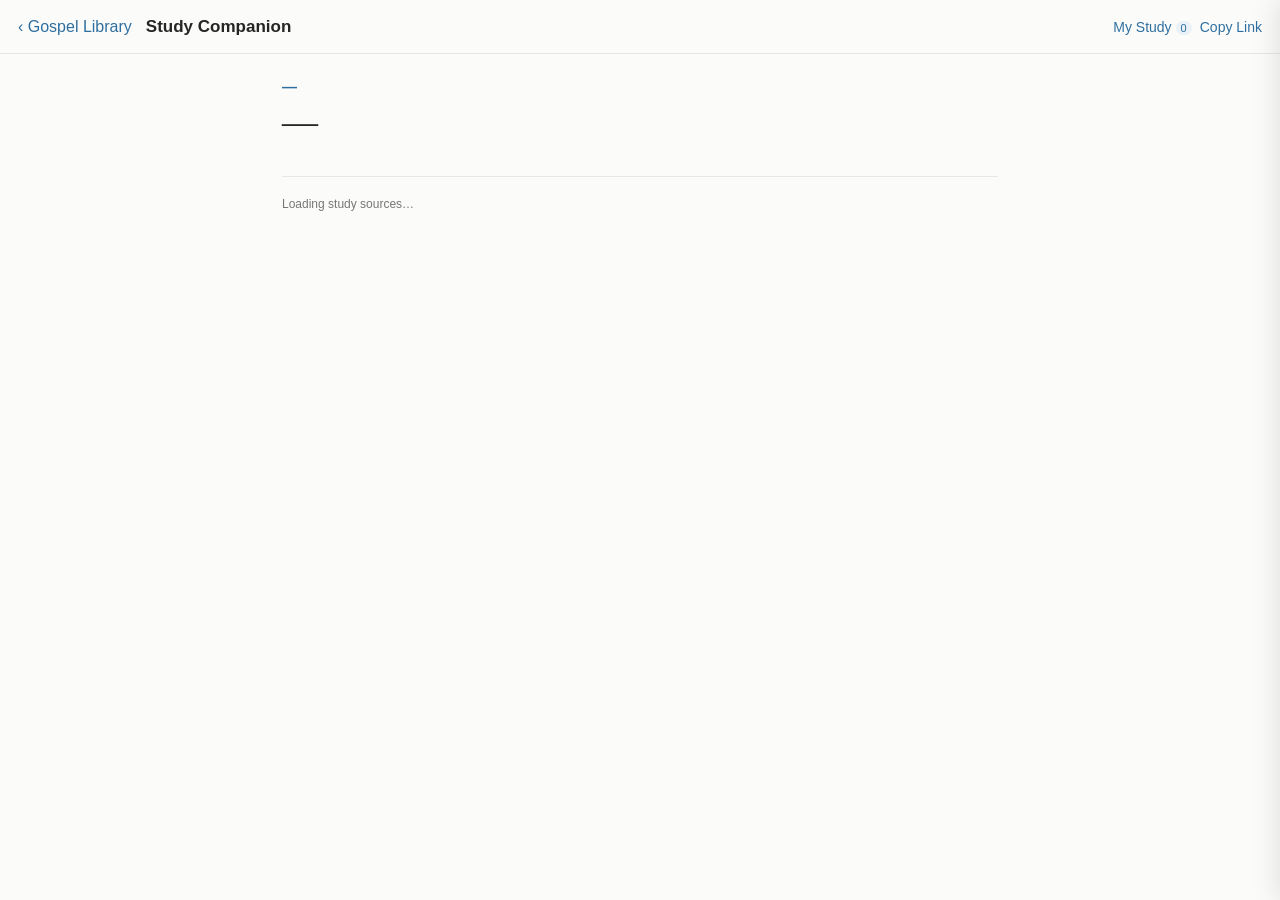
<file: study-library/companion.html>
<!doctype html>
<html lang="en">
<head>
  <meta charset="utf-8">
  <meta name="viewport" content="width=device-width,initial-scale=1,viewport-fit=cover">
  <meta name="theme-color" content="#fbfbfa">
  <title>Study Companion</title>
  <style>
:root{--bg:#fbfbfa;--ink:#252525;--muted:#777;--line:#e7e7e3;--blue:#2f6f9f}*{box-sizing:border-box}body{margin:0;background:var(--bg);color:var(--ink);font-family:-apple-system,BlinkMacSystemFont,"Segoe UI",sans-serif}.top{position:sticky;top:0;z-index:10;background:#fbfbfaf4;backdrop-filter:blur(12px);border-bottom:1px solid var(--line);display:flex;align-items:center;min-height:54px;padding:8px 14px}.back,.copy,.studybtn{border:0;background:none;color:var(--blue);font-size:16px;padding:8px 4px;cursor:pointer}.copy{font-size:14px}.studybtn{margin-left:auto;font-size:14px}.title{margin-left:10px;font-weight:600;font-size:17px}.wrap{max-width:760px;margin:auto;padding:24px 22px 70px}.ref{font-size:15px;color:var(--blue);font-weight:600;margin-bottom:8px}.word{font:36px/1.08 Georgia,"Times New Roman",serif;margin:0 0 16px}.tabs{display:flex;flex-wrap:wrap;gap:8px;padding:2px 0 16px}.tab{border:1px solid var(--line);background:#fff;color:#444;border-radius:18px;padding:7px 11px;font-size:13px;cursor:pointer}.tab.active{background:#eaf2f8;border-color:#b9cfdf;color:#245d87;font-weight:600}.panel{border-top:1px solid var(--line);padding-top:20px;min-height:180px}.panel h2{font-size:13px;margin:0 0 12px}.panel h3{font:700 21px/1.25 Georgia,"Times New Roman",serif;margin:18px 0 9px}.panel h1{font:700 24px/1.25 Georgia,"Times New Roman",serif}.panel p,.panel li{font:18px/1.55 Georgia,"Times New Roman",serif;margin:7px 0}.panel a{color:var(--blue);text-decoration:none}.orig{font:34px/1.2 "Times New Roman",serif;margin:5px 0}.langlabel{font-size:12px;letter-spacing:.08em;font-weight:800}.translit{font:17px Georgia,serif}.sourcebox{border-left:2px solid #d7d7d2;padding:2px 0 2px 14px;margin:14px 0}.sourcebox .label{font-size:12px;font-weight:700}.sourcebox .source,.help-source{font-size:12px;margin-top:10px}.linkrow,.translation,.langentry,.helpentry{padding:11px 0;border-top:1px solid #eee}.translation .name{font-size:12px;font-weight:800}.translation .text{font:18px/1.55 Georgia,"Times New Roman",serif;margin-top:6px}.status,.empty,.meta,.loading{font-size:12px;color:var(--muted)}.drawer{position:fixed;inset:0 0 0 auto;width:min(420px,100%);background:#fff;z-index:30;box-shadow:-8px 0 28px #0002;transform:translateX(102%);transition:.2s ease;display:flex;flex-direction:column}.drawer.open{transform:none}.drawerhead{display:flex;align-items:center;border-bottom:1px solid var(--line);padding:12px 16px}.drawerhead h2{font-size:17px;margin:0}.close{margin-left:auto;border:0;background:none;font-size:24px;color:#666}.drawerbody{padding:18px;overflow:auto}.field{margin:10px 0}.field label{display:block;font-size:12px;font-weight:700;margin-bottom:5px}.field input,.field textarea,.field select{width:100%;padding:10px 11px;border:1px solid #d8d8d3;border-radius:8px;font:15px -apple-system,BlinkMacSystemFont,"Segoe UI",sans-serif;background:#fff}.field textarea{min-height:96px;resize:vertical}.btn{border:0;border-radius:8px;padding:10px 13px;font-weight:600;cursor:pointer}.primary{background:#2f6f9f;color:#fff}.secondary{background:#f1f1ef;color:#333}.danger{background:none;color:#a33}.row{display:flex;gap:8px;flex-wrap:wrap}.authmsg{font-size:12px;color:var(--muted);margin:8px 0}.annotation{border-top:1px solid #eee;padding:12px 0}.annotation .atype{font-size:11px;font-weight:800;text-transform:uppercase;letter-spacing:.06em;color:var(--muted)}.annotation .body{font:17px/1.45 Georgia,serif;margin:5px 0}.pill{display:inline-block;padding:3px 7px;border-radius:12px;background:#f1f1ef;font-size:12px;margin-right:5px}.studycount{display:inline-block;margin-left:4px;font-size:11px;background:#eaf2f8;border-radius:10px;padding:1px 5px}.highlight-yellow{background:#fff2a8}.highlight-blue{background:#dfefff}.highlight-green{background:#e2f3df}.highlight-pink{background:#f7e0e8}@media(max-width:600px){.wrap{padding:20px 18px 60px}.word{font-size:34px}.panel p,.panel li,.translation .text{font-size:17px}.tabs{display:grid;grid-template-columns:repeat(2,minmax(0,1fr));gap:8px}.tab{width:100%;font-size:12px;padding:9px 8px}.tab:last-child:nth-child(odd){grid-column:1/-1}.copy{display:none}}
  </style>
</head>
<body>
  <header class="top">
    <button class="back" id="returnBtn">‹ Gospel Library</button>
    <div class="title">Study Companion</div>
    <button class="studybtn" id="studyBtn">My Study<span class="studycount" id="studyCount">0</span></button>
    <button class="copy" id="copyLink">Copy Link</button>
  </header>

  <main class="wrap">
    <div class="ref" id="referenceText">—</div>
    <h1 class="word" id="selectedText">—</h1>
    <div class="tabs" id="tabs"></div>
    <section class="panel" id="panel">
      <div class="empty">Loading study sources…</div>
    </section>
  </main>

  <aside class="drawer" id="drawer">
    <div class="drawerhead">
      <h2>My Study</h2>
      <button class="close" id="closeDrawer">×</button>
    </div>
    <div class="drawerbody">
      <div id="authBox">
        <div class="field"><label>Email</label><input id="email" type="email" autocomplete="email"></div>
        <div class="field"><label>Password</label><input id="password" type="password" autocomplete="current-password"></div>
        <div class="row">
          <button class="btn primary" id="signIn">Sign in</button>
          <button class="btn secondary" id="signUp">Create account</button>
        </div>
        <div class="authmsg" id="authMsg">Sign in on each device to sync your study data.</div>
      </div>

      <div id="studyBox" hidden>
        <div class="meta" id="userEmail"></div>
        <div class="row" style="margin:10px 0 16px"><button class="btn secondary" id="signOut">Sign out</button></div>
        <div class="field"><label>Type</label><select id="atype"><option value="note">Note</option><option value="highlight">Highlight</option><option value="tag">Tag</option><option value="link">Link / cross-reference</option></select></div>
        <div id="noteFields"><div class="field"><label>Note</label><textarea id="noteText" placeholder="Add your thoughts…"></textarea></div></div>
        <div id="highlightFields" hidden><div class="field"><label>Highlight color</label><select id="highlightColor"><option value="yellow">Yellow</option><option value="blue">Blue</option><option value="green">Green</option><option value="pink">Pink</option></select></div></div>
        <div id="tagFields" hidden><div class="field"><label>Tag</label><input id="tagText" placeholder="creation, covenant, temple…"></div></div>
        <div id="linkFields" hidden><div class="field"><label>Target reference</label><input id="targetRef" placeholder="Abraham 4:1"></div><div class="field"><label>Or URL</label><input id="targetUrl" placeholder="https://…"></div></div>
        <button class="btn primary" id="saveAnnotation">Save</button>
        <h3 style="margin-top:24px">Saved here</h3>
        <div id="annotations"></div>
      </div>
    </div>
  </aside>
  <script type="module">
import {createClient} from 'https://esm.sh/@supabase/supabase-js@2';
import {parseLDSShare} from './lds-reference-parser.js';

const SBURL='https://qgkexntrqccusjzxlmyg.supabase.co',SBKEY='sb_publishable_fxGyeKwo2QfovWpKSfMiQw_w5N2yeYF',sb=createClient(SBURL,SBKEY);
const BASE=SBURL+'/functions/v1/';
const EP={study:BASE+'study-lookup',lang:BASE+'original-language-lookup',foot:BASE+'lds-footnote-lookup',help:BASE+'lds-study-help-lookup',defs:BASE+'definition-lookup',trans:BASE+'translation-lookup'};
const params=new URLSearchParams(location.search),raw=(params.get('text')||params.get('input')||'').trim(),explicitRef=(params.get('ref')||'').trim();
const st=parseLDSShare(raw,explicitRef),phrase=st.text.replace(/[“”"']/g,'').trim();
referenceText.textContent=st.ref||'Reference not detected';
selectedText.textContent=phrase||'No selection';
const labels={footnotes:'Footnotes',language:'Hebrew/Greek',definitions:'Definitions',gtts:'GTTS',bible_dictionary:'Bible Dictionary',topical_guide:'Topical Guide',translations:'Translations',research:'Research'};
let categories={};
const esc=s=>String(s??'').replace(/[&<>"']/g,c=>({'&':'&amp;','<':'&lt;','>':'&gt;','"':'&quot;',"'":'&#39;'}[c])),link=(label,url)=>url?`<a href="${esc(url)}" target="_blank">${esc(label)}</a>`:esc(label);

function add(id,row){categories[id]??=[];const k=row.source_key||row.source_url||JSON.stringify(row.payload||{});if(!categories[id].some(x=>(x.source_key||x.source_url||JSON.stringify(x.payload||{}))===k))categories[id].push(row)}
function mergeFootnotes(j){for(const f of j?.footnotes||[])add('footnotes',{source_key:'lds:'+st.ref+':'+f.marker,source_url:f.source_url,payload:f})}
function stemSet(s){const w=s.toLowerCase().replace(/[^a-z0-9]/g,''),x=new Set([w]);if(w.endsWith('ed')){x.add(w.slice(0,-1));x.add(w.slice(0,-2))}if(w.endsWith('ing')){x.add(w.slice(0,-3));x.add(w.slice(0,-3)+'e')}if(w.endsWith('es'))x.add(w.slice(0,-2));if(w.endsWith('s'))x.add(w.slice(0,-1));return [...x]}
function wordSet(s){return new Set((s||'').toLowerCase().replace(/[^a-z0-9]+/g,' ').trim().split(/\s+/).filter(Boolean))}
function languageScore(m){const kd=wordSet(m.kjv_definition),sd=wordSet(m.strongs_definition);let n=0;for(const v of stemSet(phrase)){if(kd.has(v))n+=10;if(sd.has(v))n+=4}return n}
function mergeLanguage(j){let rows=(j?.verse_words||j?.matches||[]).map(x=>({...x,_score:languageScore(x)}));const best=Math.max(0,...rows.map(x=>x._score));rows=best>0?rows.filter(x=>x._score===best):(j?.matches||[]);const seen=new Set();rows=rows.filter(x=>{const k=x.strong+'|'+x.surface;if(seen.has(k))return false;seen.add(k);return true}).slice(0,4);if(rows.length)add('language',{source_key:'language:'+st.ref+':'+phrase,payload:{matches:rows}})}
function mergeStudy(j){for(const [id,rows] of Object.entries(j?.categories||{}))if(id==='research')for(const row of rows)add(id,row)}
function mergeHelp(j){for(const e of j?.entries||[])if(e.content_html)add(e.source_type,{source_key:'live-help:'+e.source_url,source_url:e.source_url,title:e.title,payload:{content_html:e.content_html}})}
function mergeDefinitions(j){for(const e of j?.entries||[])add('definitions',{source_key:'webster:'+e.lemma,source_url:e.source_url,payload:e})}
function renderFootnotes(rows){let h='<h2>Footnotes</h2>';for(const r of rows){const p=r.payload||{};h+=`<p>${esc(p.text||'')}</p>`;for(const e of p.expansions||[])h+=`<div class="sourcebox"><div class="label">${esc(e.label)}</div><p>${esc(e.text)}</p><div class="source">${link('Open '+e.label+' source →',e.url)}</div></div>`;if(p.links?.length)h+=`<div class="sourcebox"><div class="label">Related links</div>${p.links.map(x=>`<div class="linkrow">${link(x.label,x.url)}</div>`).join('')}</div>`}return h}
function renderLanguage(rows){let h='<h2>Hebrew/Greek</h2>';for(const r of rows)for(const m of r.payload?.matches||[]){const blb=`https://www.blueletterbible.org/lexicon/${(m.strong||'').toLowerCase()}/kjv/${String(m.strong||'').startsWith('H')?'wlc':'tr'}/0-1/`;h+=`<div class="langentry"><div class="langlabel"><strong>${esc(m.language||'')}</strong></div><div class="orig">${esc(m.surface||'')}</div><div class="translit"><strong>${esc(m.transliteration||'')}</strong>${m.strong?' · '+esc(m.strong):''}</div>${m.pronunciation?`<p><strong>Pronunciation:</strong> ${esc(m.pronunciation)}</p>`:''}${m.morph?`<p><strong>Morphology:</strong> ${esc(m.morph)}</p>`:''}${m.derivation?`<h3>Derivation</h3><p>${esc(m.derivation)}</p>`:''}${m.strongs_definition?`<h3>Strong’s Definition</h3><p>${esc(m.strongs_definition)}</p>`:''}${m.kjv_definition?`<h3>KJV Renderings</h3><p>${esc(m.kjv_definition)}</p>`:''}<div class="help-source"><a href="${blb}" target="_blank">Open ${esc(m.strong)} source →</a></div></div>`}return h}
function renderHelp(id,rows){let h='<h2>'+labels[id]+'</h2>';for(const r of rows)h+=`<div class="helpentry">${r.payload?.content_html||''}<div class="help-source">${link('Official Church source →',r.source_url)}</div></div>`;return h}
function renderDefinitions(rows){let h='<h2>Definitions</h2>';for(const r of rows){const p=r.payload||{};h+=`<div class="helpentry"><h3>${esc(p.headword||'Webster 1828')}</h3>${(p.definitions||[]).map((d,i)=>`<div class="sourcebox"><div class="label">${i+1}</div><p>${esc(d)}</p></div>`).join('')}<div class="help-source">${link("Webster's Dictionary 1828 source →",r.source_url)}</div></div>`}return h}
function renderGeneric(id,rows){let h='<h2>'+labels[id]+'</h2>';for(const r of rows){const p=r.payload||{};if(id==='research'){if(p.lds?.length)h+=`<h3>LDS Sources</h3>`+p.lds.map(x=>`<div class="linkrow">${link(x.label,x.url)}${x.excerpt?.[1]?`<div class="meta">${esc(x.excerpt[1].slice(0,240))}…</div>`:''}</div>`).join('');if(p.other?.length)h+=`<h3>Other Sources</h3>`+p.other.map(x=>`<div class="linkrow">${link(x.label,x.url)}</div>`).join('')}}return h}
function render(id){document.querySelectorAll('.tab').forEach(b=>b.classList.toggle('active',b.dataset.id===id));if(id==='translations')return renderTranslations();const rows=categories[id]||[];panel.innerHTML=id==='footnotes'?renderFootnotes(rows):id==='language'?renderLanguage(rows):id==='definitions'?renderDefinitions(rows):['gtts','bible_dictionary','topical_guide'].includes(id)?renderHelp(id,rows):renderGeneric(id,rows)}
async function renderTranslations(){panel.innerHTML='<h2>Translations</h2><div class="loading">Loading translations…</div>';try{const j=await fetch(EP.trans+'?ref='+encodeURIComponent(st.ref)).then(r=>r.json());panel.innerHTML='<h2>Translations</h2>'+j.translations.map(t=>`<div class="translation"><div class="name">${esc(t.id)}</div>${t.text?`<div class="text">${esc(t.text)}</div>`:`<div class="status">${esc(t.status)}</div>`}</div>`).join('')}catch{panel.innerHTML='<h2>Translations</h2><div class="empty">Translation service could not be reached.</div>'}}
function buildTabs(){tabs.innerHTML='';const order=['footnotes','language','definitions','gtts','bible_dictionary','topical_guide','translations','research'],ids=order.filter(id=>id==='translations'||categories[id]?.length);ids.forEach((id,i)=>{const b=document.createElement('button');b.className='tab'+(i===0?' active':'');b.dataset.id=id;b.textContent=labels[id];b.onclick=()=>render(id);tabs.appendChild(b)});if(ids.length)render(ids[0])}
async function load(){if(!st.ref||!phrase){panel.innerHTML='<div class="empty">Reference or selected word could not be detected.</div>';return}const qs='?ref='+encodeURIComponent(st.ref)+'&phrase='+encodeURIComponent(phrase),hp='?phrase='+encodeURIComponent(phrase);const [study,foot,lang,help,defs]=await Promise.all([fetch(EP.study+qs).then(r=>r.json()).catch(()=>({})),fetch(EP.foot+qs).then(r=>r.json()).catch(()=>({})),fetch(EP.lang+qs).then(r=>r.json()).catch(()=>({})),fetch(EP.help+hp).then(r=>r.json()).catch(()=>({})),fetch(EP.defs+hp).then(r=>r.json()).catch(()=>({}))]);categories={};mergeStudy(study);mergeFootnotes(foot);mergeLanguage(lang);mergeHelp(help);mergeDefinitions(defs);buildTabs()}

let currentUser=null,channel=null;
async function refreshAuth(){const {data:{user}}=await sb.auth.getUser();currentUser=user||null;authBox.hidden=!!user;studyBox.hidden=!user;if(user){userEmail.textContent=user.email||'';await loadAnnotations();subscribeRealtime()}else{studyCount.textContent='0';annotations.innerHTML=''}}
async function loadAnnotations(){if(!currentUser)return;const {data}=await sb.from('study_annotations').select('*').eq('reference',st.ref).order('created_at',{ascending:false});const rows=data||[];studyCount.textContent=String(rows.length);annotations.innerHTML=rows.length?rows.map(a=>`<div class="annotation"><div class="atype">${esc(a.annotation_type)}</div><div class="body">${a.annotation_type==='note'?esc(a.note_text):a.annotation_type==='highlight'?`<span class="pill highlight-${esc(a.highlight_color||'yellow')}">${esc(a.selected_text||phrase)}</span>`:a.annotation_type==='tag'?`<span class="pill">#${esc(a.tag)}</span>`:`${esc(a.target_reference||'')}${a.target_url?` · ${link('open',a.target_url)}`:''}`}</div><button class="danger" data-del="${a.id}">Delete</button></div>`).join(''):'<div class="empty">Nothing saved for this verse yet.</div>';annotations.querySelectorAll('[data-del]').forEach(b=>b.onclick=async()=>{await sb.from('study_annotations').delete().eq('id',b.dataset.del);await loadAnnotations()});const h=rows.find(x=>x.annotation_type==='highlight'&&x.selected_text===phrase);selectedText.className='word'+(h?' highlight-'+(h.highlight_color||'yellow'):'')}
function subscribeRealtime(){if(channel){sb.removeChannel(channel);channel=null}if(!currentUser)return;channel=sb.channel('study-sync-'+currentUser.id).on('postgres_changes',{event:'*',schema:'public',table:'study_annotations',filter:'user_id=eq.'+currentUser.id},()=>loadAnnotations()).subscribe()}

atype.onchange=()=>{noteFields.hidden=atype.value!=='note';highlightFields.hidden=atype.value!=='highlight';tagFields.hidden=atype.value!=='tag';linkFields.hidden=atype.value!=='link'};
saveAnnotation.onclick=async()=>{if(!currentUser)return;const row={user_id:currentUser.id,reference:st.ref,selected_text:phrase,annotation_type:atype.value,source_context:{shared_url:st.url||null,companion_url:location.href}};if(atype.value==='note')row.note_text=noteText.value.trim();if(atype.value==='highlight')row.highlight_color=highlightColor.value;if(atype.value==='tag')row.tag=tagText.value.trim();if(atype.value==='link'){row.target_reference=targetRef.value.trim();row.target_url=targetUrl.value.trim()}const {error}=await sb.from('study_annotations').insert(row);authMsg.textContent=error?error.message:'Saved and synced.';if(!error){noteText.value='';tagText.value='';targetRef.value='';targetUrl.value='';await loadAnnotations()}};
signIn.onclick=async()=>{authMsg.textContent='Signing in…';const {error}=await sb.auth.signInWithPassword({email:email.value.trim(),password:password.value});authMsg.textContent=error?error.message:'Signed in.';if(!error)refreshAuth()};
signUp.onclick=async()=>{authMsg.textContent='Creating account…';const {error}=await sb.auth.signUp({email:email.value.trim(),password:password.value});authMsg.textContent=error?error.message:'Account created. If Supabase asks for email confirmation, confirm it once and then sign in.'};
signOut.onclick=async()=>{await sb.auth.signOut();refreshAuth()};
studyBtn.onclick=()=>drawer.classList.add('open');
closeDrawer.onclick=()=>drawer.classList.remove('open');
copyLink.onclick=async()=>{await navigator.clipboard.writeText(location.href);copyLink.textContent='Copied'};
returnBtn.onclick=()=>st.url?location.href=st.url:history.back();
sb.auth.onAuthStateChange(()=>refreshAuth());
load();
refreshAuth();
  </script>
</body>
</html>
</file>
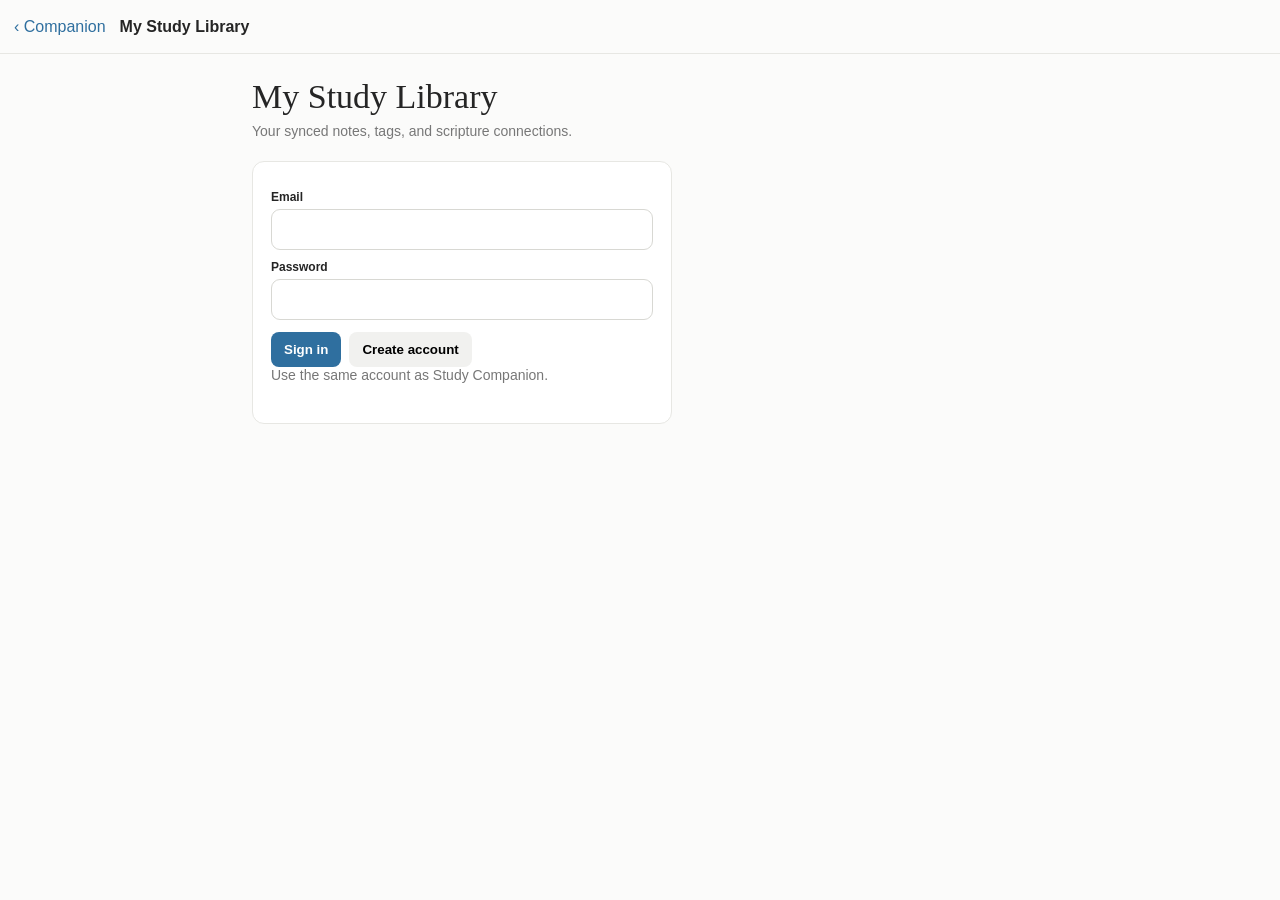
<file: study-library/library.html>
<!doctype html><html lang="en"><head><meta charset="utf-8"><meta name="viewport" content="width=device-width,initial-scale=1,viewport-fit=cover"><meta name="theme-color" content="#fbfbfa"><title>My Study Library</title><style>:root{--bg:#fbfbfa;--ink:#252525;--muted:#777;--line:#e7e7e3;--blue:#2f6f9f}*{box-sizing:border-box}body{margin:0;background:var(--bg);color:var(--ink);font-family:-apple-system,BlinkMacSystemFont,"Segoe UI",sans-serif}.top{position:sticky;top:0;z-index:5;background:#fbfbfaf4;backdrop-filter:blur(12px);border-bottom:1px solid var(--line);display:flex;align-items:center;min-height:54px;padding:8px 14px}.top a,.actions a{color:var(--blue);text-decoration:none}.title{margin-left:14px;font-weight:600}.spacer{flex:1}.wrap{max-width:820px;margin:auto;padding:24px 22px 70px}h1{font:34px/1.1 Georgia,serif;margin:0 0 8px}.sub,.stats,.signed{font-size:12px;color:var(--muted)}.sub{font-size:14px;margin-bottom:22px}.controls{display:grid;grid-template-columns:1fr 170px;gap:10px;margin-bottom:18px}.controls input,.controls select,.auth input{width:100%;padding:11px 12px;border:1px solid #d8d8d3;border-radius:9px;background:#fff;font-size:15px}.group{margin:24px 0}.group-title{color:var(--blue);font-size:15px;font-weight:700;padding-bottom:7px;border-bottom:1px solid var(--line)}.item{padding:14px 0;border-bottom:1px solid #ededeb}.meta{font-size:11px;text-transform:uppercase;letter-spacing:.05em;color:var(--muted);font-weight:700}.selected{font:17px/1.35 Georgia,serif;color:#555;margin:5px 0}.body{font:18px/1.5 Georgia,serif;margin:5px 0}.pill{display:inline-block;padding:3px 8px;background:#f1f1ef;border-radius:12px;font-size:12px}.xref{margin:8px 0;padding:10px 12px;border-left:2px solid #b9cfdf;background:#f7fafc}.xref .fromto{font:16px/1.4 Georgia,serif}.xref .arrow{color:#999;padding:0 5px}.actions{display:flex;gap:14px;flex-wrap:wrap;margin-top:8px;font-size:12px}.delete{color:#a33;background:none;border:0;padding:0;cursor:pointer}.empty{color:var(--muted);font-size:14px;padding:24px 0}.auth{max-width:420px;background:#fff;border:1px solid var(--line);border-radius:12px;padding:18px}.auth label{display:block;font-size:12px;font-weight:700;margin:10px 0 5px}.row{display:flex;gap:8px;margin-top:12px}.btn{border:0;border-radius:8px;padding:10px 13px;font-weight:600}.primary{background:var(--blue);color:#fff}.secondary{background:#f1f1ef}@media(max-width:600px){.wrap{padding:20px 18px 60px}.controls{grid-template-columns:1fr}h1{font-size:30px}.body{font-size:17px}}</style></head><body><header class="top"><a href="companion.html">‹ Companion</a><div class="title">My Study Library</div><div class="spacer"></div><button class="delete" id="signOut" hidden>Sign out</button></header><main class="wrap"><h1>My Study Library</h1><div class="sub">Your synced notes, tags, and scripture connections.</div><section id="authBox" class="auth"><label>Email</label><input id="email" type="email"><label>Password</label><input id="password" type="password"><div class="row"><button class="btn primary" id="signIn">Sign in</button><button class="btn secondary" id="signUp">Create account</button></div><div class="sub" id="authMsg">Use the same account as Study Companion.</div></section><section id="libraryBox" hidden><div class="signed" id="userEmail"></div><div class="controls"><input id="search" placeholder="Search notes, tags, words, or scripture references…"><select id="typeFilter"><option value="all">All saved study</option><option value="note">Notes</option><option value="tag">Tags</option><option value="link">Scripture connections</option></select></div><div class="stats" id="stats"></div><div id="results"></div></section></main><script type="module">import{createClient}from'https://esm.sh/@supabase/supabase-js@2';const sb=createClient('https://qgkexntrqccusjzxlmyg.supabase.co','sb_publishable_fxGyeKwo2QfovWpKSfMiQw_w5N2yeYF');let user=null,allRows=[],channel=null;const esc=s=>String(s??'').replace(/[&<>"']/g,c=>({'&':'&amp;','<':'&lt;','>':'&gt;','"':'&quot;',"'":'&#39;'}[c]));const cu=(ref,text='')=>'companion.html?ref='+encodeURIComponent(ref)+'&text='+encodeURIComponent(text||ref);function body(r){if(r.annotation_type==='note')return esc(r.note_text||'');if(r.annotation_type==='tag')return '<span class="pill">#'+esc(r.tag||'')+'</span>';if(r.annotation_type==='link'){if(r.target_reference)return `<div class="xref"><div class="fromto"><a href="${cu(r.reference,r.selected_text)}">${esc(r.reference)}</a><span class="arrow">↔</span><a href="${cu(r.target_reference,'')}">${esc(r.target_reference)}</a></div>${r.selected_text?`<div class="selected">${esc(r.selected_text)}</div>`:''}</div>`;if(r.target_url)return `<a href="${esc(r.target_url)}" target="_blank">${esc(r.target_url)}</a>`}return ''}function filtered(){const q=search.value.trim().toLowerCase(),t=typeFilter.value;return allRows.filter(r=>(t==='all'||r.annotation_type===t)&&(!q||[r.reference,r.selected_text,r.note_text,r.tag,r.target_reference,r.target_url].some(v=>String(v||'').toLowerCase().includes(q))))}function render(){const rows=filtered();stats.textContent=rows.length+' saved item'+(rows.length===1?'':'s');if(!rows.length){results.innerHTML='<div class="empty">No matching saved study items.</div>';return}const groups=new Map();for(const r of rows){if(!groups.has(r.reference))groups.set(r.reference,[]);groups.get(r.reference).push(r)}results.innerHTML=[...groups].map(([ref,items])=>`<section class="group"><div class="group-title">${esc(ref)}</div>${items.map(r=>`<div class="item"><div class="meta">${r.annotation_type==='link'?'scripture connection':esc(r.annotation_type)}</div>${r.annotation_type!=='link'&&r.selected_text?`<div class="selected">${esc(r.selected_text)}</div>`:''}<div class="body">${body(r)}</div><div class="actions"><a href="${cu(r.reference,r.selected_text)}">Study ${esc(r.reference)}</a>${r.target_reference?`<a href="${cu(r.target_reference,'')}">Study ${esc(r.target_reference)}</a>`:''}<button class="delete" data-del="${r.id}">Delete</button></div></div>`).join('')}</section>`).join('');document.querySelectorAll('[data-del]').forEach(b=>b.onclick=async()=>{await sb.from('study_annotations').delete().eq('id',b.dataset.del);await load()})}async function load(){if(!user)return;const{data,error}=await sb.from('study_annotations').select('*').neq('annotation_type','highlight').order('updated_at',{ascending:false});if(error){results.innerHTML='<div class="empty">'+esc(error.message)+'</div>';return}allRows=data||[];render()}function subscribe(){if(channel)sb.removeChannel(channel);if(user)channel=sb.channel('library-'+user.id).on('postgres_changes',{event:'*',schema:'public',table:'study_annotations',filter:'user_id=eq.'+user.id},()=>load()).subscribe()}async function refresh(){const{data:{user:u}}=await sb.auth.getUser();user=u||null;authBox.hidden=!!user;libraryBox.hidden=!user;signOut.hidden=!user;if(user){userEmail.textContent='Signed in as '+(user.email||'');await load();subscribe()}}signIn.onclick=async()=>{const{error}=await sb.auth.signInWithPassword({email:email.value.trim(),password:password.value});authMsg.textContent=error?error.message:'Signed in.';if(!error)refresh()};signUp.onclick=async()=>{const{error}=await sb.auth.signUp({email:email.value.trim(),password:password.value});authMsg.textContent=error?error.message:'Account created.'};signOut.onclick=async()=>{await sb.auth.signOut();refresh()};search.oninput=render;typeFilter.onchange=render;sb.auth.onAuthStateChange(()=>refresh());refresh();</script></body></html>
</file>
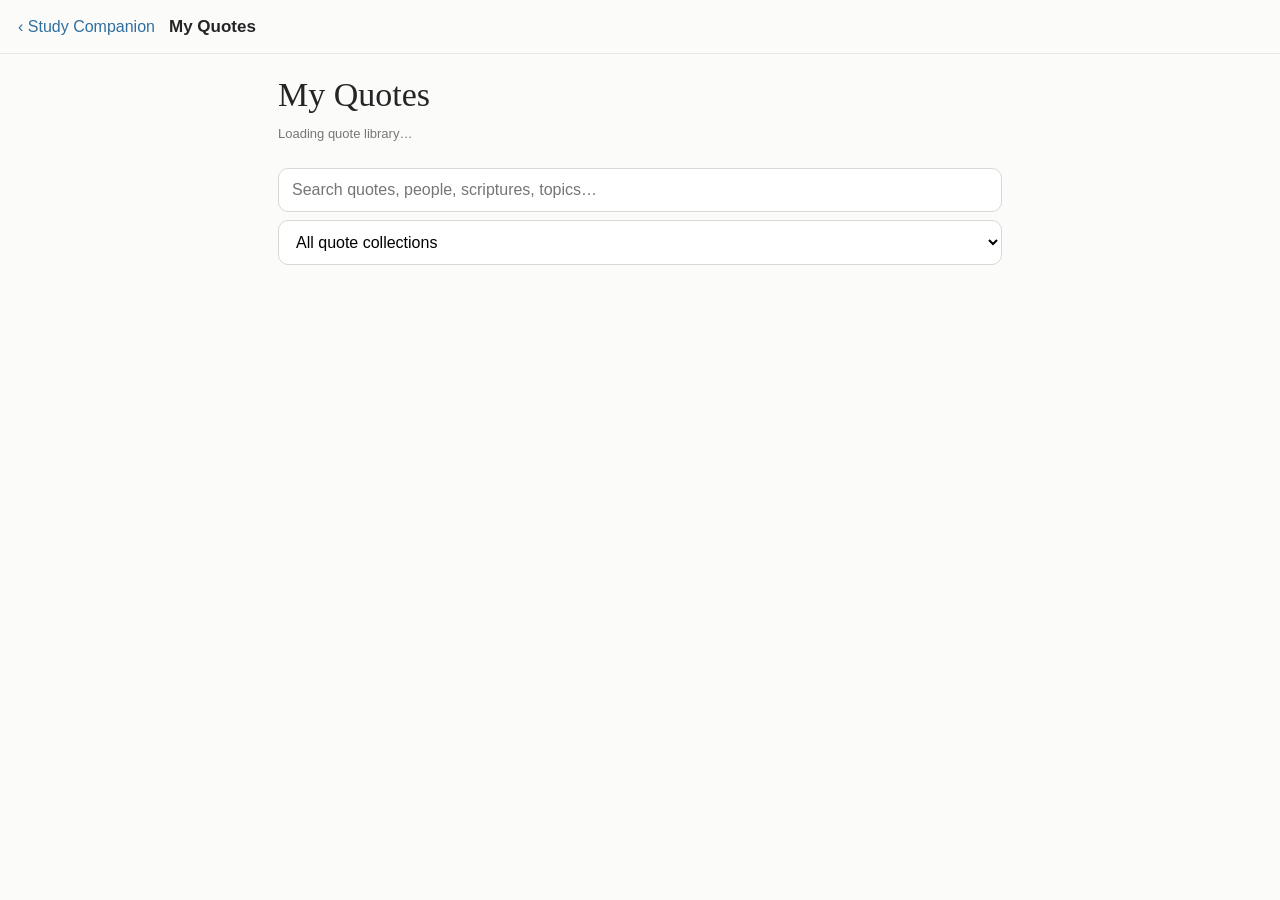
<file: study-library/quotes.html>
<!doctype html>
<html lang="en"><head><meta charset="utf-8"><meta name="viewport" content="width=device-width,initial-scale=1,viewport-fit=cover"><meta name="theme-color" content="#fbfbfa"><title>My Quotes · Study Companion</title><style>:root{--bg:#fbfbfa;--ink:#252525;--muted:#777;--line:#e7e7e3;--blue:#2f6f9f}*{box-sizing:border-box}body{margin:0;background:var(--bg);color:var(--ink);font-family:-apple-system,BlinkMacSystemFont,"Segoe UI",sans-serif}.top{position:sticky;top:0;z-index:10;background:#fbfbfaf4;backdrop-filter:blur(12px);border-bottom:1px solid var(--line);display:flex;align-items:center;min-height:54px;padding:8px 14px}.back{border:0;background:none;color:var(--blue);font-size:16px;padding:8px 4px;cursor:pointer}.title{margin-left:10px;font-weight:600;font-size:17px}.wrap{max-width:760px;margin:auto;padding:22px 18px 70px}.hero h1{font:34px/1.1 Georgia,"Times New Roman",serif;margin:0 0 7px}.hero p,.meta{color:var(--muted);font-size:13px}.search{position:sticky;top:55px;background:var(--bg);padding:14px 0 12px;z-index:5}.search input,.search select{width:100%;padding:12px 13px;border:1px solid #d8d8d3;border-radius:10px;background:#fff;font-size:16px}.search select{margin-top:8px}.quote{padding:20px 0;border-top:1px solid var(--line)}.topic{font-size:12px;color:var(--blue);font-weight:700;margin-bottom:8px}.text{white-space:pre-wrap;font:18px/1.55 Georgia,"Times New Roman",serif}.source{font-size:12px;color:var(--muted);margin-top:10px}.source a{color:var(--blue);text-decoration:none}.empty{padding:30px 0;color:var(--muted);font-size:14px}.more{width:100%;padding:12px;border:1px solid var(--line);border-radius:10px;background:#fff;color:var(--blue);font-weight:600}</style></head><body><header class="top"><button class="back" onclick="history.back()">‹ Study Companion</button><div class="title">My Quotes</div></header><main class="wrap"><div class="hero"><h1>My Quotes</h1><p id="summary">Loading quote library…</p></div><div class="search"><input id="q" type="search" placeholder="Search quotes, people, scriptures, topics…" autocomplete="off"><select id="category"><option value="">All quote collections</option></select></div><div id="results"></div><button id="more" class="more" hidden>Show more</button></main><script type="module">import{createClient}from'https://esm.sh/@supabase/supabase-js@2';const sb=createClient('https://qgkexntrqccusjzxlmyg.supabase.co','sb_publishable_fxGyeKwo2QfovWpKSfMiQw_w5N2yeYF');const esc=s=>String(s??'').replace(/[&<>"']/g,c=>({'&':'&amp;','<':'&lt;','>':'&gt;','"':'&quot;',"'":'&#39;'}[c]));let limit=40,timer;async function cats(){const{data}=await sb.from('quote_library').select('sheet_category').order('sheet_category');const a=[...new Set((data||[]).map(x=>x.sheet_category).filter(Boolean))];category.innerHTML='<option value="">All quote collections</option>'+a.map(x=>`<option>${esc(x)}</option>`).join('')}async function load(){results.innerHTML='<div class="empty">Searching…</div>';const{data,error}=await sb.rpc('search_quote_library',{search_text:q.value.trim()||null,category_filter:category.value||null,result_limit:limit});if(error){results.innerHTML='<div class="empty">Quote library could not be reached.</div>';return}const rows=data||[];summary.textContent=`${rows.length}${rows.length===limit?'+':''} matching entries · 23 quote collections`;results.innerHTML=rows.length?rows.map(r=>`<article class="quote"><div class="topic">${esc(r.sheet_category)}${r.topic?' · '+esc(r.topic):''}</div><div class="text">${esc(r.quote_text)}</div><div class="source">${r.source_url?`<a href="${esc(r.source_url)}" target="_blank">Open source →</a>`:`${esc(r.sheet_name)}`}</div></article>`).join(''):'<div class="empty">No matching quotes.</div>';more.hidden=rows.length<limit}q.oninput=()=>{clearTimeout(timer);limit=40;timer=setTimeout(load,250)};category.onchange=()=>{limit=40;load()};more.onclick=()=>{limit=Math.min(limit+40,200);load()};cats();load();</script></body></html>
</file>
